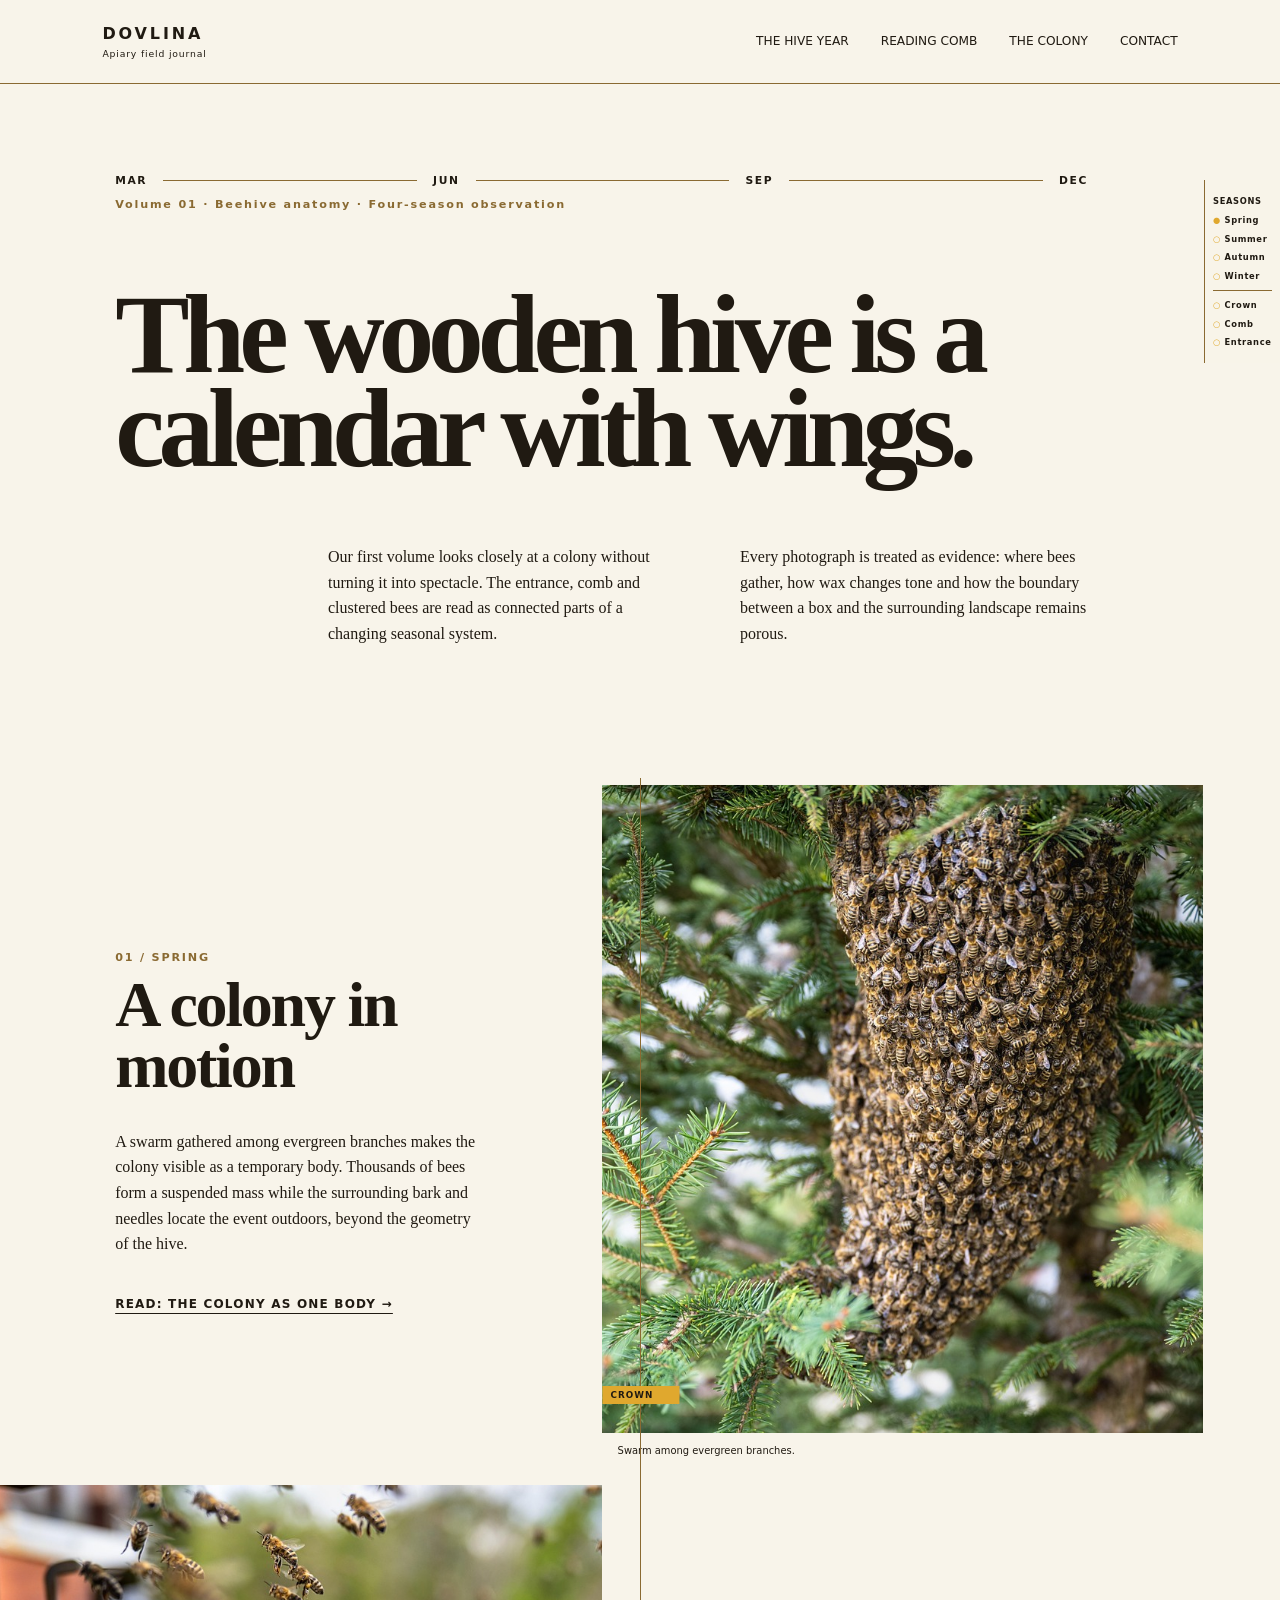
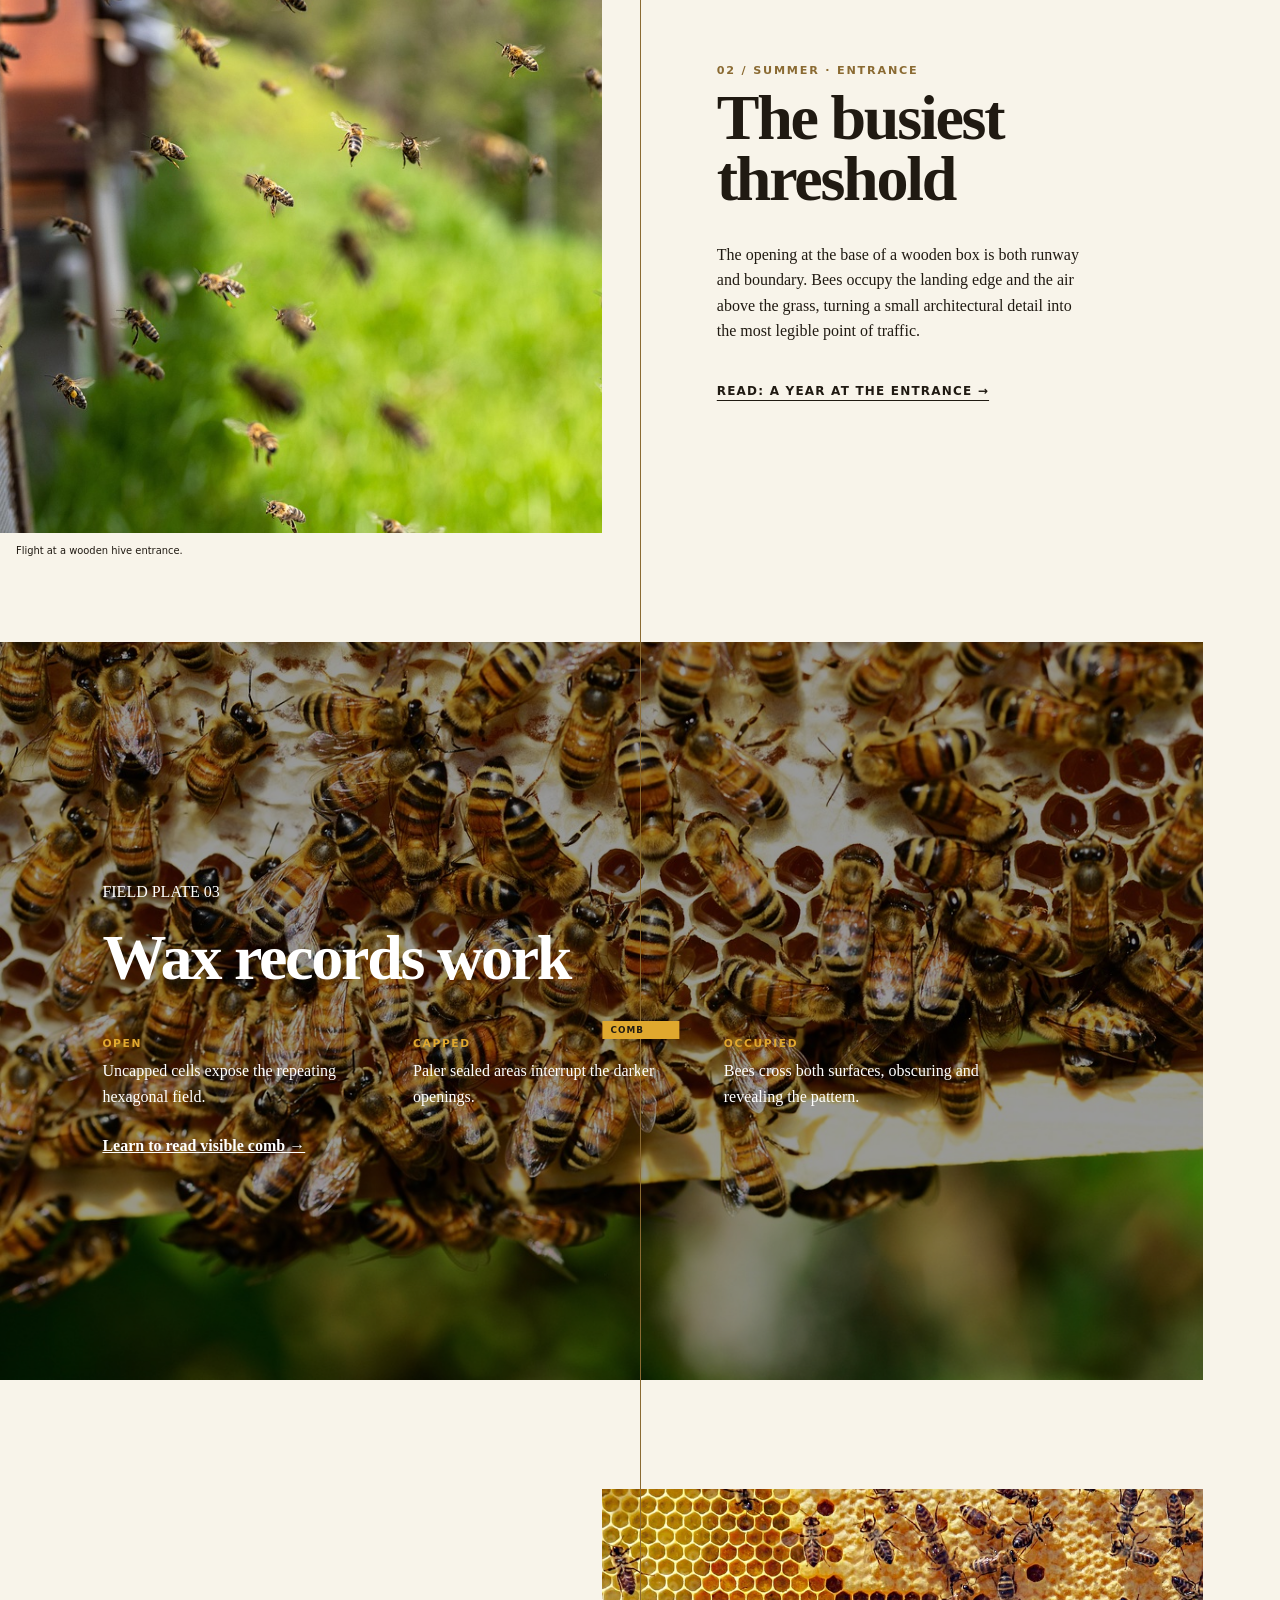
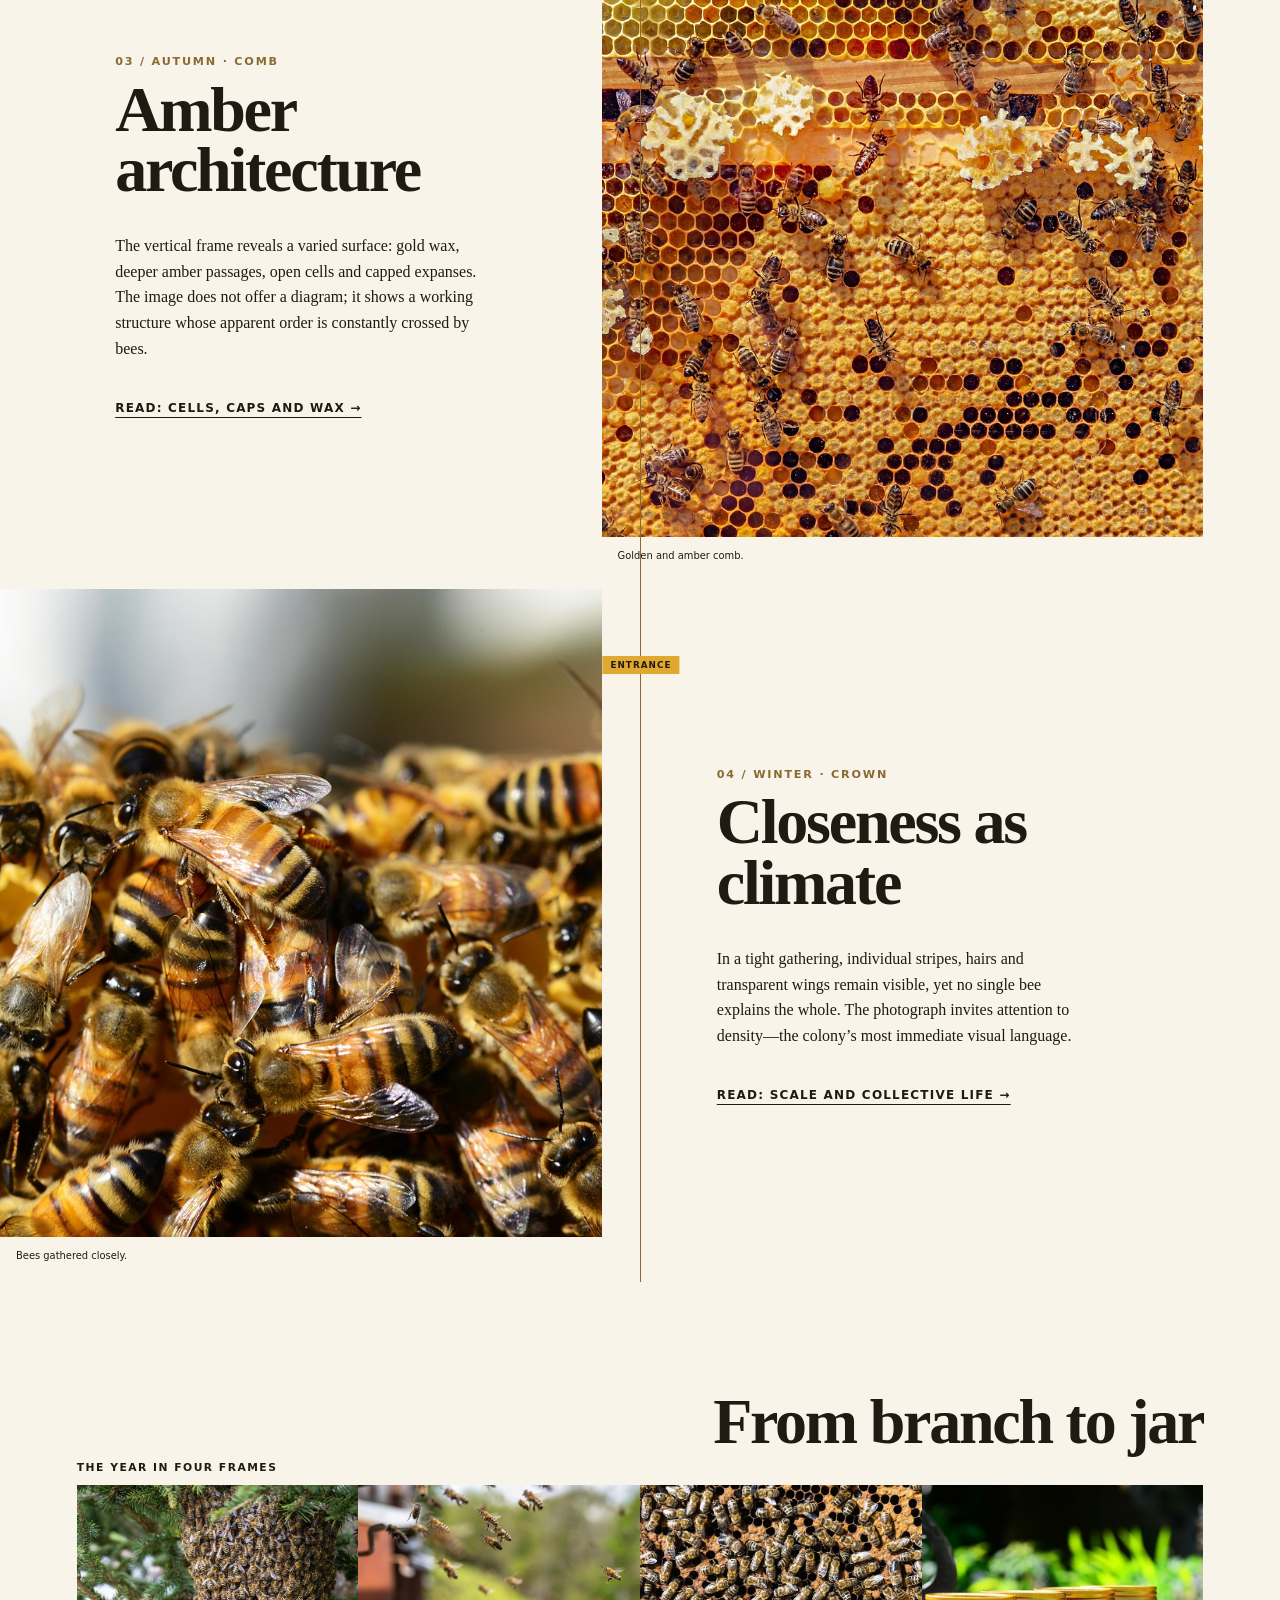
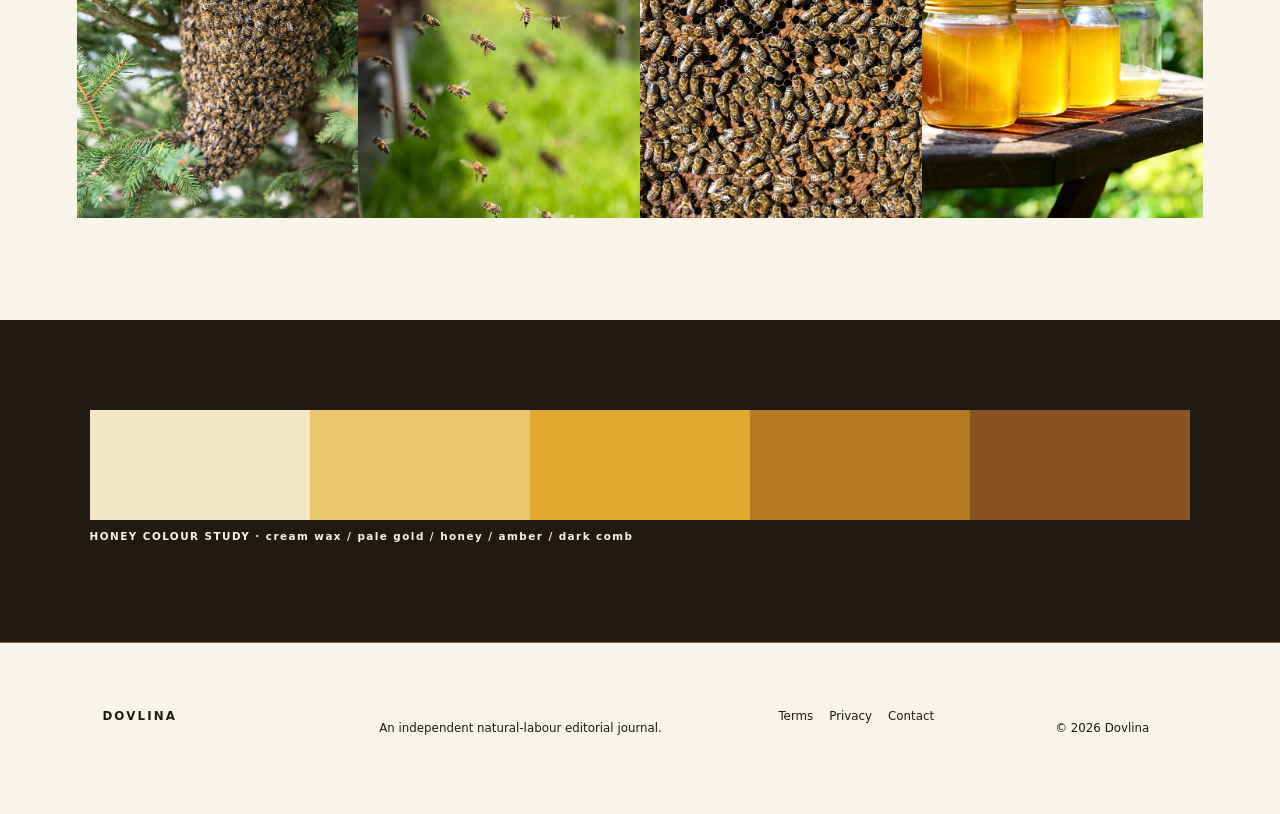
<file: index.html>
<!doctype html><html lang="en"><head><meta charset="utf-8"><meta name="viewport" content="width=device-width,initial-scale=1"><title>Dovlina — A Beehive Through the Seasons</title><meta name="description" content="An independent visual field journal following wooden hives, honeybees, comb and apiary work through four seasons."><link rel="canonical" href="https://dovlina.com/"><link rel="icon" href="favicon.svg" type="image/svg+xml"><link rel="stylesheet" href="style.css"><script src="script.js" defer></script></head><body><a class="skip" href="#main">Skip to journal</a><header class="top"><a class="brand" href="/">DOVLINA <small>Apiary field journal</small></a><button class="menu" type="button" aria-expanded="false" aria-controls="menu">Index</button><nav id="menu" aria-label="Main navigation"><a href="guide-one.html">The Hive Year</a><a href="guide-two.html">Reading Comb</a><a href="guide-three.html">The Colony</a><a href="contact.html">Contact</a></nav></header><div class="mobile-scale" aria-label="Season navigation"><a href="#spring">Spring</a><a href="#summer">Summer</a><a href="#autumn">Autumn</a><a href="#winter">Winter</a><a href="#crown">Crown</a><a href="#comb">Comb</a><a href="#entrance">Entrance</a></div><aside class="rail" aria-label="Chapter track"><span>SEASONS</span><a href="#spring">Spring</a><a href="#summer">Summer</a><a href="#autumn">Autumn</a><a href="#winter">Winter</a><i></i><a href="#crown">Crown</a><a href="#comb">Comb</a><a href="#entrance">Entrance</a></aside><main id="main"><section class="opening"><div class="season-line"><b>MAR</b><span></span><b>JUN</b><span></span><b>SEP</b><span></span><b>DEC</b></div><p class="kicker">Volume 01 · Beehive anatomy · Four-season observation</p><h1>The wooden hive is a calendar with wings.</h1><div class="editor"><p>Our first volume looks closely at a colony without turning it into spectacle. The entrance, comb and clustered bees are read as connected parts of a changing seasonal system.</p><p>Every photograph is treated as evidence: where bees gather, how wax changes tone and how the boundary between a box and the surrounding landscape remains porous.</p></div></section><section class="axis" aria-label="Seasonal hive journal"><div class="spine" aria-hidden="true"><span>CROWN</span><span>COMB</span><span>ENTRANCE</span></div><article class="chapter left" id="spring"><div class="copy"><p class="no">01 / SPRING</p><h2>A colony in motion</h2><p>A swarm gathered among evergreen branches makes the colony visible as a temporary body. Thousands of bees form a suspended mass while the surrounding bark and needles locate the event outdoors, beyond the geometry of the hive.</p><a class="read" href="guide-three.html">Read: the colony as one body →</a></div><figure><img src="pixabay-7996582.jpg" alt="A swarm of honeybees gathered on an evergreen trunk and branches"><figcaption>Swarm among evergreen branches.</figcaption></figure></article><article class="chapter right" id="summer"><figure><img src="pixabay-7996596.jpg" alt="Honeybees flying around the entrance of a wooden hive"><figcaption>Flight at a wooden hive entrance.</figcaption></figure><div class="copy"><p class="no">02 / SUMMER · ENTRANCE</p><h2>The busiest threshold</h2><p id="entrance">The opening at the base of a wooden box is both runway and boundary. Bees occupy the landing edge and the air above the grass, turning a small architectural detail into the most legible point of traffic.</p><a class="read" href="guide-one.html">Read: a year at the entrance →</a></div></article><section class="comb-field" id="comb"><img src="pixabay-401238.jpg" alt="Honeybees across open and capped hexagonal comb"><div class="overlay"><p>FIELD PLATE 03</p><h2>Wax records work</h2><dl><div><dt>OPEN</dt><dd>Uncapped cells expose the repeating hexagonal field.</dd></div><div><dt>CAPPED</dt><dd>Paler sealed areas interrupt the darker openings.</dd></div><div><dt>OCCUPIED</dt><dd>Bees cross both surfaces, obscuring and revealing the pattern.</dd></div></dl><a href="guide-two.html">Learn to read visible comb →</a></div></section><article class="chapter left" id="autumn"><div class="copy"><p class="no">03 / AUTUMN · COMB</p><h2>Amber architecture</h2><p>The vertical frame reveals a varied surface: gold wax, deeper amber passages, open cells and capped expanses. The image does not offer a diagram; it shows a working structure whose apparent order is constantly crossed by bees.</p><a class="read" href="guide-two.html">Read: cells, caps and wax →</a></div><figure><img class="portrait" src="pixabay-4126065.jpg" alt="Bees distributed over golden and amber comb"><figcaption>Golden and amber comb.</figcaption></figure></article><article class="chapter right" id="winter"><figure><img src="pixabay-326334.jpg" alt="Dense group of honeybees showing striped bodies and translucent wings"><figcaption>Bees gathered closely.</figcaption></figure><div class="copy"><p class="no">04 / WINTER · CROWN</p><h2>Closeness as climate</h2><p id="crown">In a tight gathering, individual stripes, hairs and transparent wings remain visible, yet no single bee explains the whole. The photograph invites attention to density—the colony’s most immediate visual language.</p><a class="read" href="guide-three.html">Read: scale and collective life →</a></div></article></section><section class="year-strip"><header><p>THE YEAR IN FOUR FRAMES</p><h2>From branch to jar</h2></header><div><img src="pixabay-7996582.jpg" alt="Spring swarm"><img src="pixabay-7996596.jpg" alt="Summer hive entrance"><img src="pixabay-8072075.jpg" alt="Bees covering autumn comb"><img src="pixabay-352205.jpg" alt="Jars of golden honey outdoors"></div></section><section class="spectrum"><div><span style="--h:#f4e7c5"></span><span style="--h:#e9c66d"></span><span style="--h:#e0a82e"></span><span style="--h:#b67b22"></span><span style="--h:#8a5324"></span></div><p>HONEY COLOUR STUDY · cream wax / pale gold / honey / amber / dark comb</p></section></main><footer><a class="brand" href="/">DOVLINA</a><p>An independent natural-labour editorial journal.</p><nav><a href="terms.html">Terms</a><a href="privacy.html">Privacy</a><a href="contact.html">Contact</a></nav><p>© 2026 Dovlina</p></footer></body></html>
</file>
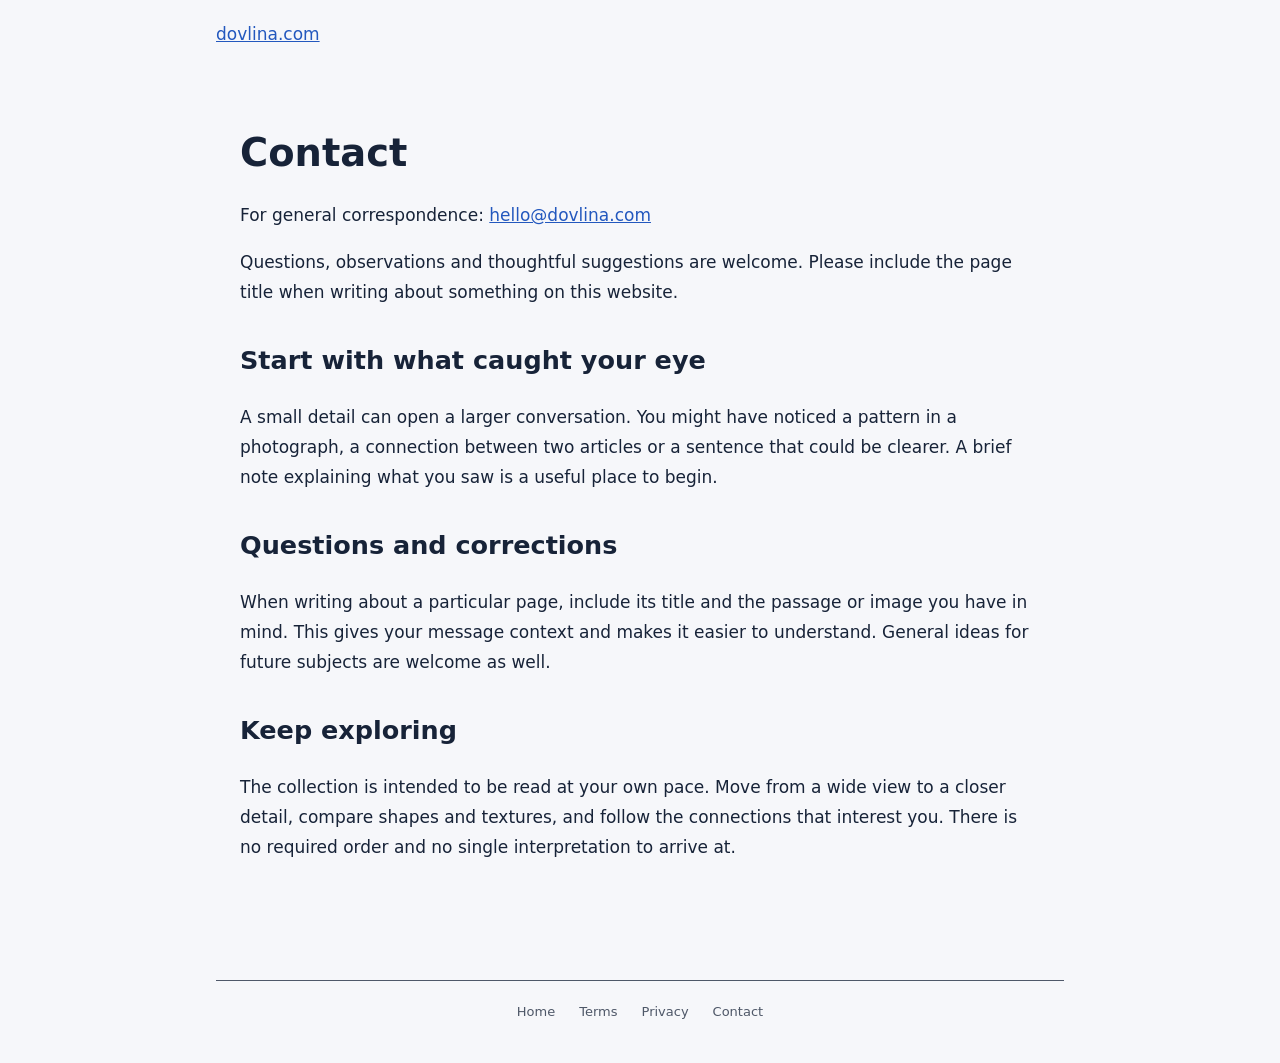
<file: contact.html>
<!doctype html><html lang="en"><head><meta charset="utf-8"><meta name="viewport" content="width=device-width,initial-scale=1"><meta name="description" content="Contact for dovlina.com"><title>Contact | dovlina.com</title><link rel="icon" href="favicon.svg"><style>body{margin:0;background:#f6f7fa;color:#172338;font:17px/1.75 system-ui,sans-serif}main{max-width:800px;margin:auto;padding:36px 24px 56px}h1{font-size:2.4rem;line-height:1.15}h2{margin-top:30px}a{color:#2358be}header,footer{max-width:848px;margin:auto;padding:20px 24px}nav{border-top:1px solid #d7dfeb}p{overflow-wrap:anywhere}</style></head><body><header><a href="/">dovlina.com</a></header><main><h1>Contact</h1><p>For general correspondence: <a href="mailto:hello@dovlina.com">hello@dovlina.com</a></p><p>Questions, observations and thoughtful suggestions are welcome. Please include the page title when writing about something on this website.</p><h2>Start with what caught your eye</h2><p>A small detail can open a larger conversation. You might have noticed a pattern in a photograph, a connection between two articles or a sentence that could be clearer. A brief note explaining what you saw is a useful place to begin.</p><h2>Questions and corrections</h2><p>When writing about a particular page, include its title and the passage or image you have in mind. This gives your message context and makes it easier to understand. General ideas for future subjects are welcome as well.</p><h2>Keep exploring</h2><p>The collection is intended to be read at your own pace. Move from a wide view to a closer detail, compare shapes and textures, and follow the connections that interest you. There is no required order and no single interpretation to arrive at.</p></main><footer><nav aria-label="Site information" style="position:static;display:flex;justify-content:center;flex-wrap:wrap;gap:12px 24px;margin:24px auto 0;padding:20px 0;border-top:1px solid currentColor;font:inherit;font-size:13px;opacity:.75;width:auto;height:auto"><a style="color:inherit;text-decoration:none" href="/">Home</a><a style="color:inherit;text-decoration:none" href="terms.html">Terms</a><a style="color:inherit;text-decoration:none" href="privacy.html">Privacy</a><a style="color:inherit;text-decoration:none" href="contact.html">Contact</a></nav></footer></body></html>
</file>
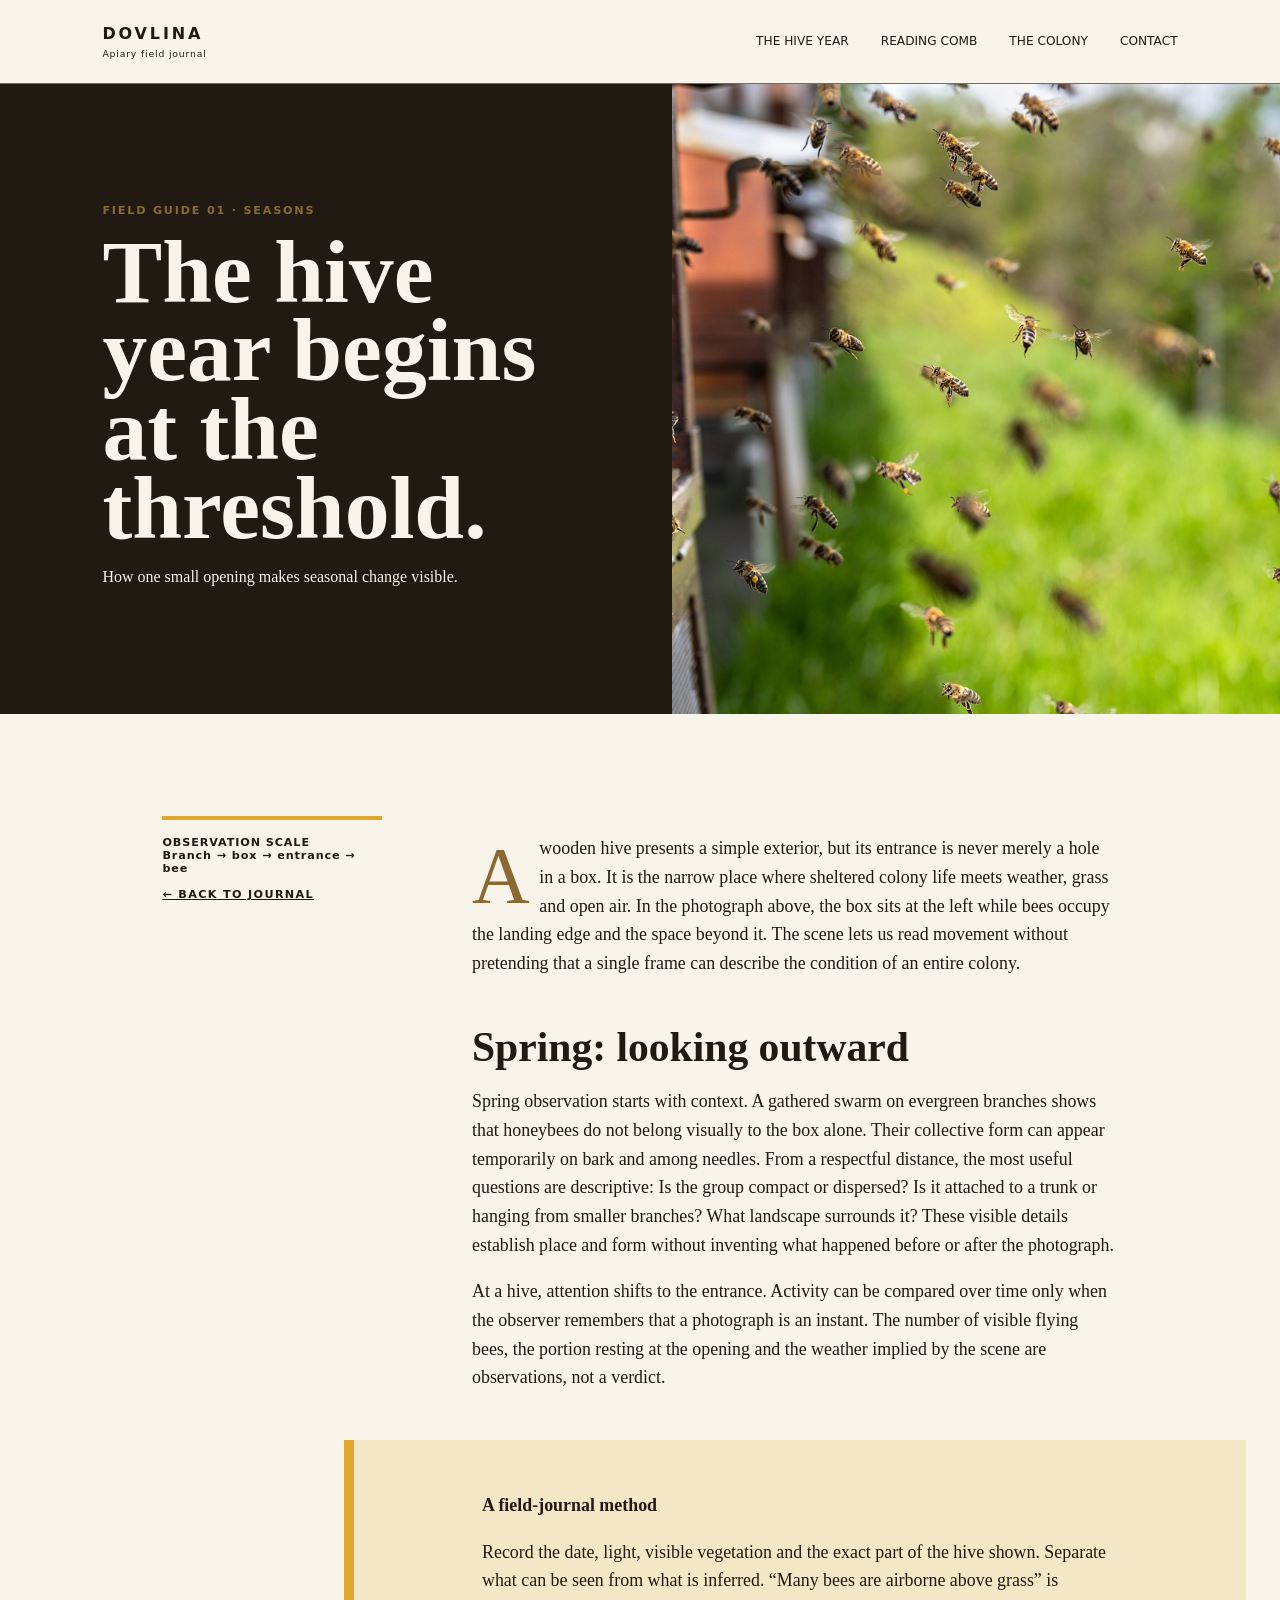
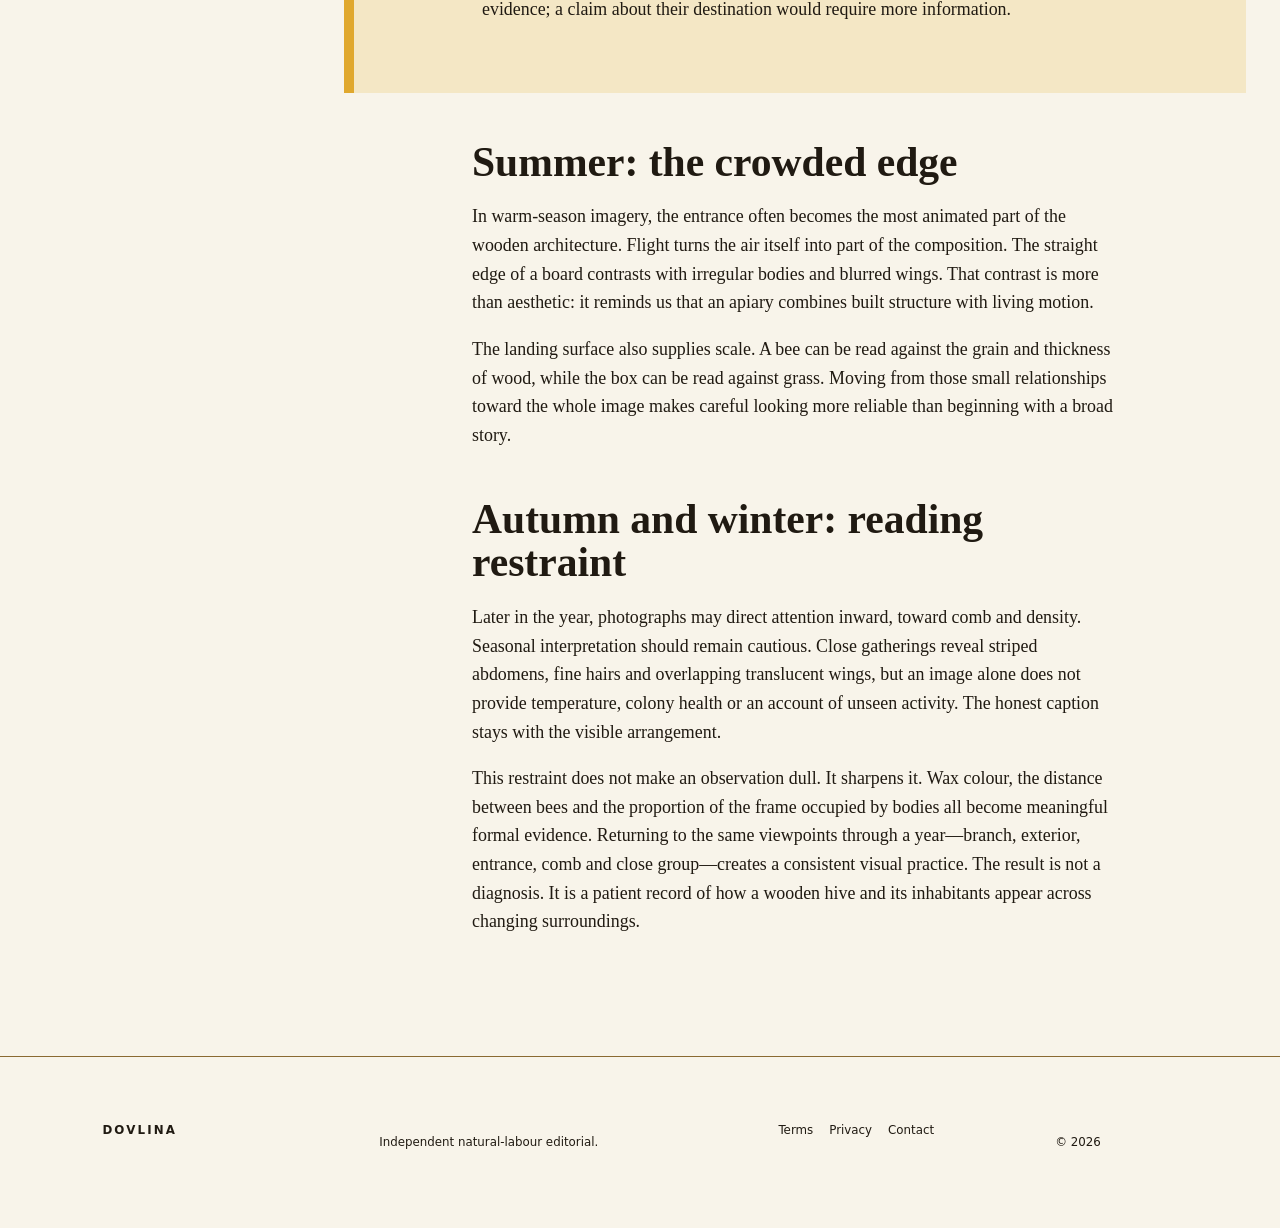
<file: guide-one.html>
<!doctype html><html lang="en"><head><meta charset="utf-8"><meta name="viewport" content="width=device-width,initial-scale=1"><title>The Hive Year — Dovlina</title><meta name="description" content="A visual field guide to reading a wooden hive entrance through spring, summer, autumn and winter."><link rel="canonical" href="https://dovlina.com/guide-one.html"><link rel="icon" href="favicon.svg" type="image/svg+xml"><link rel="stylesheet" href="style.css"><script src="script.js" defer></script></head><body><header class="top"><a class="brand" href="/">DOVLINA <small>Apiary field journal</small></a><button class="menu" type="button" aria-expanded="false" aria-controls="menu">Index</button><nav id="menu"><a href="guide-one.html">The Hive Year</a><a href="guide-two.html">Reading Comb</a><a href="guide-three.html">The Colony</a><a href="contact.html">Contact</a></nav></header><main><section class="article-hero"><div class="hero-copy"><p class="kicker">FIELD GUIDE 01 · SEASONS</p><h1>The hive year begins at the threshold.</h1><p>How one small opening makes seasonal change visible.</p></div><img src="pixabay-7996596.jpg" alt="Bees flying around a wooden hive entrance"></section><div class="article-body"><aside>OBSERVATION SCALE<br>Branch → box → entrance → bee<br><br><a class="back" href="/">← Back to journal</a></aside><article class="prose"><p>A wooden hive presents a simple exterior, but its entrance is never merely a hole in a box. It is the narrow place where sheltered colony life meets weather, grass and open air. In the photograph above, the box sits at the left while bees occupy the landing edge and the space beyond it. The scene lets us read movement without pretending that a single frame can describe the condition of an entire colony.</p><h2>Spring: looking outward</h2><p>Spring observation starts with context. A gathered swarm on evergreen branches shows that honeybees do not belong visually to the box alone. Their collective form can appear temporarily on bark and among needles. From a respectful distance, the most useful questions are descriptive: Is the group compact or dispersed? Is it attached to a trunk or hanging from smaller branches? What landscape surrounds it? These visible details establish place and form without inventing what happened before or after the photograph.</p><p>At a hive, attention shifts to the entrance. Activity can be compared over time only when the observer remembers that a photograph is an instant. The number of visible flying bees, the portion resting at the opening and the weather implied by the scene are observations, not a verdict.</p><div class="inset"><strong>A field-journal method</strong><p>Record the date, light, visible vegetation and the exact part of the hive shown. Separate what can be seen from what is inferred. “Many bees are airborne above grass” is evidence; a claim about their destination would require more information.</p></div><h2>Summer: the crowded edge</h2><p>In warm-season imagery, the entrance often becomes the most animated part of the wooden architecture. Flight turns the air itself into part of the composition. The straight edge of a board contrasts with irregular bodies and blurred wings. That contrast is more than aesthetic: it reminds us that an apiary combines built structure with living motion.</p><p>The landing surface also supplies scale. A bee can be read against the grain and thickness of wood, while the box can be read against grass. Moving from those small relationships toward the whole image makes careful looking more reliable than beginning with a broad story.</p><h2>Autumn and winter: reading restraint</h2><p>Later in the year, photographs may direct attention inward, toward comb and density. Seasonal interpretation should remain cautious. Close gatherings reveal striped abdomens, fine hairs and overlapping translucent wings, but an image alone does not provide temperature, colony health or an account of unseen activity. The honest caption stays with the visible arrangement.</p><p>This restraint does not make an observation dull. It sharpens it. Wax colour, the distance between bees and the proportion of the frame occupied by bodies all become meaningful formal evidence. Returning to the same viewpoints through a year—branch, exterior, entrance, comb and close group—creates a consistent visual practice. The result is not a diagnosis. It is a patient record of how a wooden hive and its inhabitants appear across changing surroundings.</p></article></div></main><footer><a class="brand" href="/">DOVLINA</a><p>Independent natural-labour editorial.</p><nav><a href="terms.html">Terms</a><a href="privacy.html">Privacy</a><a href="contact.html">Contact</a></nav><p>© 2026</p></footer></body></html>
</file>
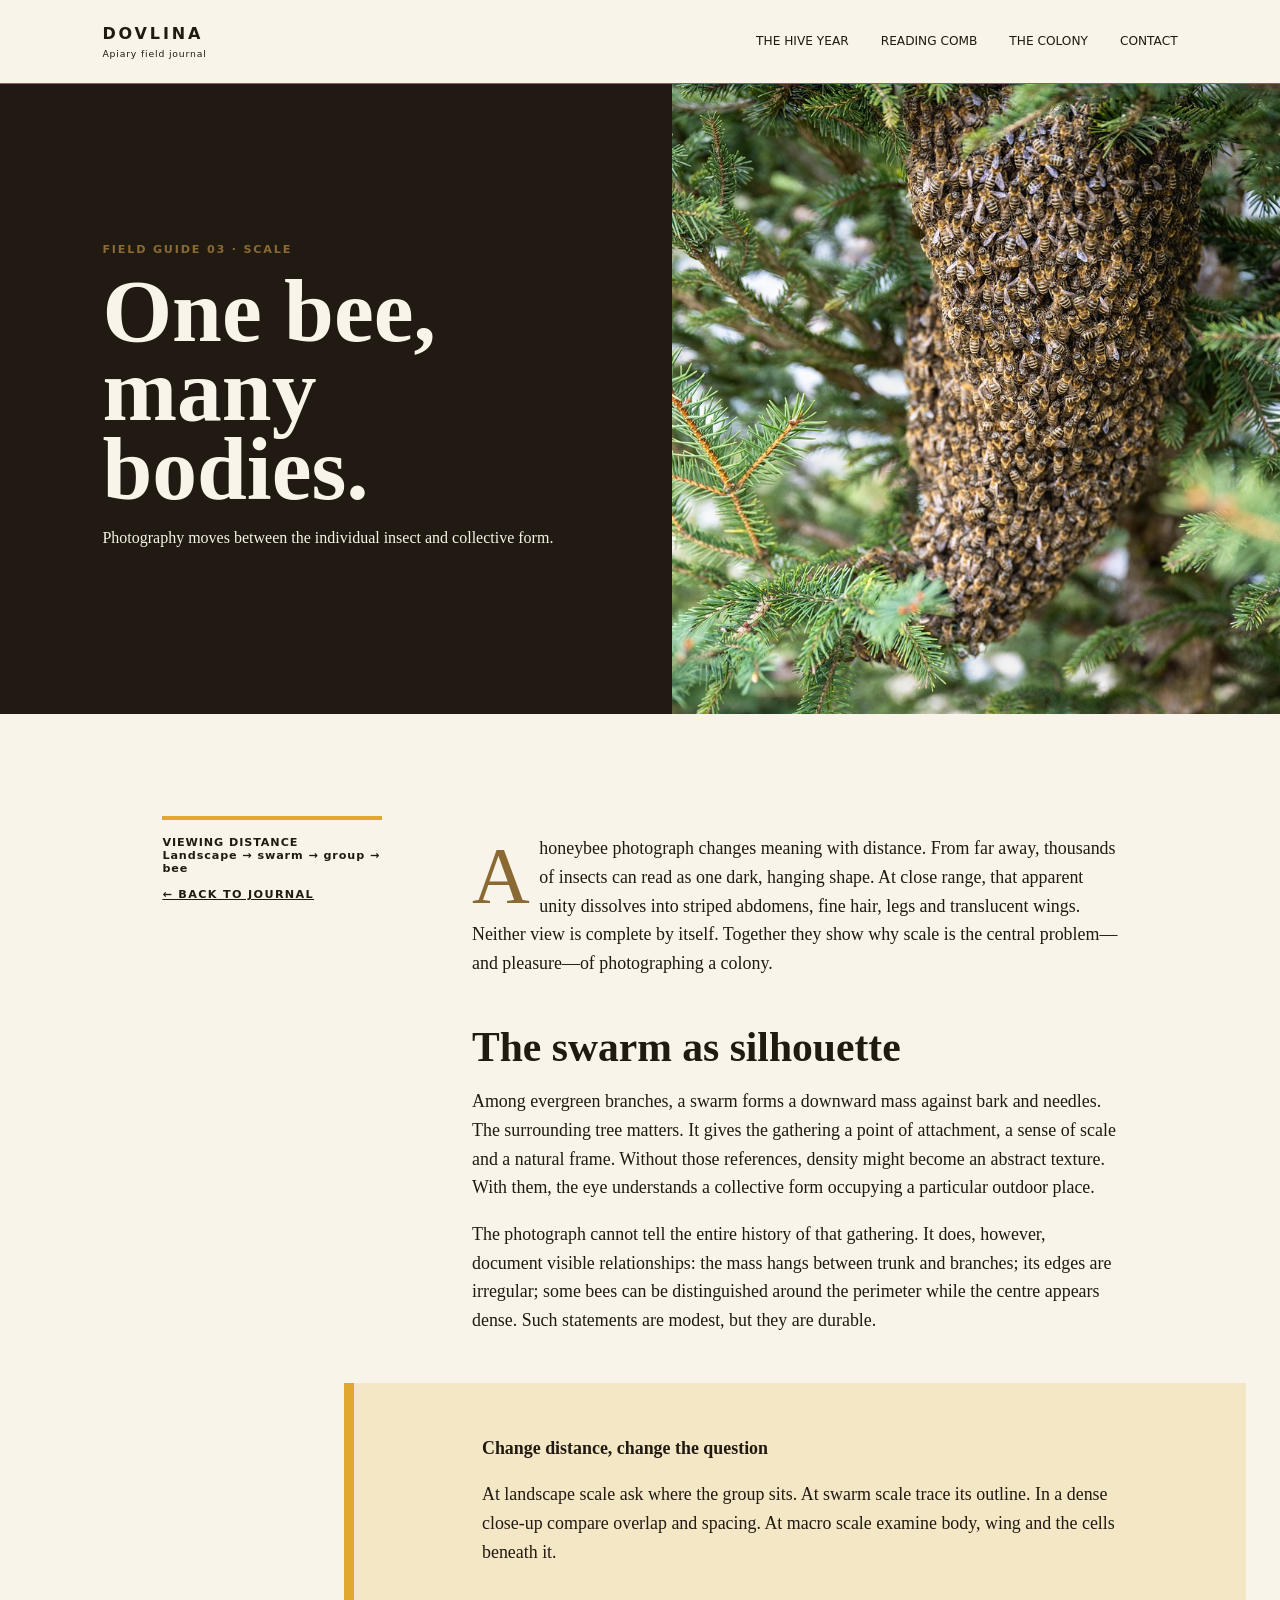
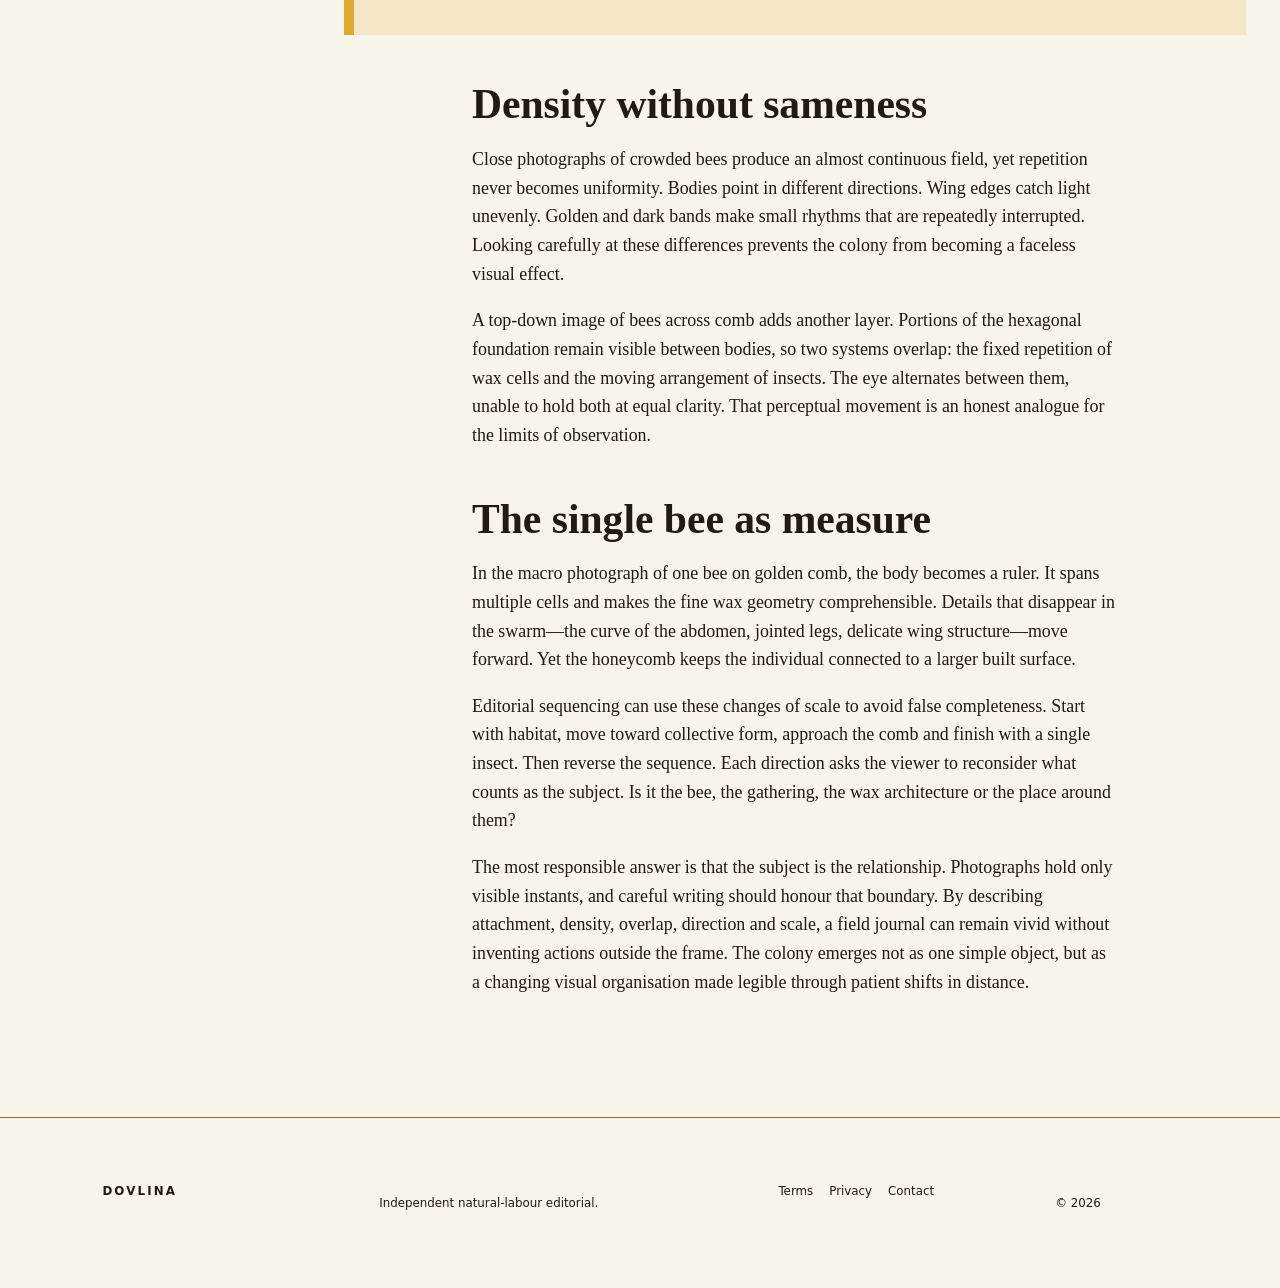
<file: guide-three.html>
<!doctype html><html lang="en"><head><meta charset="utf-8"><meta name="viewport" content="width=device-width,initial-scale=1"><title>The Colony as One Body — Dovlina</title><meta name="description" content="A photographic essay on swarm shape, dense gatherings and the changing scale of honeybee observation."><link rel="canonical" href="https://dovlina.com/guide-three.html"><link rel="icon" href="favicon.svg" type="image/svg+xml"><link rel="stylesheet" href="style.css"><script src="script.js" defer></script></head><body><header class="top"><a class="brand" href="/">DOVLINA <small>Apiary field journal</small></a><button class="menu" type="button" aria-expanded="false" aria-controls="menu">Index</button><nav id="menu"><a href="guide-one.html">The Hive Year</a><a href="guide-two.html">Reading Comb</a><a href="guide-three.html">The Colony</a><a href="contact.html">Contact</a></nav></header><main><section class="article-hero"><div class="hero-copy"><p class="kicker">FIELD GUIDE 03 · SCALE</p><h1>One bee, many bodies.</h1><p>Photography moves between the individual insect and collective form.</p></div><img src="pixabay-7996582.jpg" alt="A large swarm gathered among evergreen branches"></section><div class="article-body"><aside>VIEWING DISTANCE<br>Landscape → swarm → group → bee<br><br><a class="back" href="/">← Back to journal</a></aside><article class="prose"><p>A honeybee photograph changes meaning with distance. From far away, thousands of insects can read as one dark, hanging shape. At close range, that apparent unity dissolves into striped abdomens, fine hair, legs and translucent wings. Neither view is complete by itself. Together they show why scale is the central problem—and pleasure—of photographing a colony.</p><h2>The swarm as silhouette</h2><p>Among evergreen branches, a swarm forms a downward mass against bark and needles. The surrounding tree matters. It gives the gathering a point of attachment, a sense of scale and a natural frame. Without those references, density might become an abstract texture. With them, the eye understands a collective form occupying a particular outdoor place.</p><p>The photograph cannot tell the entire history of that gathering. It does, however, document visible relationships: the mass hangs between trunk and branches; its edges are irregular; some bees can be distinguished around the perimeter while the centre appears dense. Such statements are modest, but they are durable.</p><div class="inset"><strong>Change distance, change the question</strong><p>At landscape scale ask where the group sits. At swarm scale trace its outline. In a dense close-up compare overlap and spacing. At macro scale examine body, wing and the cells beneath it.</p></div><h2>Density without sameness</h2><p>Close photographs of crowded bees produce an almost continuous field, yet repetition never becomes uniformity. Bodies point in different directions. Wing edges catch light unevenly. Golden and dark bands make small rhythms that are repeatedly interrupted. Looking carefully at these differences prevents the colony from becoming a faceless visual effect.</p><p>A top-down image of bees across comb adds another layer. Portions of the hexagonal foundation remain visible between bodies, so two systems overlap: the fixed repetition of wax cells and the moving arrangement of insects. The eye alternates between them, unable to hold both at equal clarity. That perceptual movement is an honest analogue for the limits of observation.</p><h2>The single bee as measure</h2><p>In the macro photograph of one bee on golden comb, the body becomes a ruler. It spans multiple cells and makes the fine wax geometry comprehensible. Details that disappear in the swarm—the curve of the abdomen, jointed legs, delicate wing structure—move forward. Yet the honeycomb keeps the individual connected to a larger built surface.</p><p>Editorial sequencing can use these changes of scale to avoid false completeness. Start with habitat, move toward collective form, approach the comb and finish with a single insect. Then reverse the sequence. Each direction asks the viewer to reconsider what counts as the subject. Is it the bee, the gathering, the wax architecture or the place around them?</p><p>The most responsible answer is that the subject is the relationship. Photographs hold only visible instants, and careful writing should honour that boundary. By describing attachment, density, overlap, direction and scale, a field journal can remain vivid without inventing actions outside the frame. The colony emerges not as one simple object, but as a changing visual organisation made legible through patient shifts in distance.</p></article></div></main><footer><a class="brand" href="/">DOVLINA</a><p>Independent natural-labour editorial.</p><nav><a href="terms.html">Terms</a><a href="privacy.html">Privacy</a><a href="contact.html">Contact</a></nav><p>© 2026</p></footer></body></html>
</file>
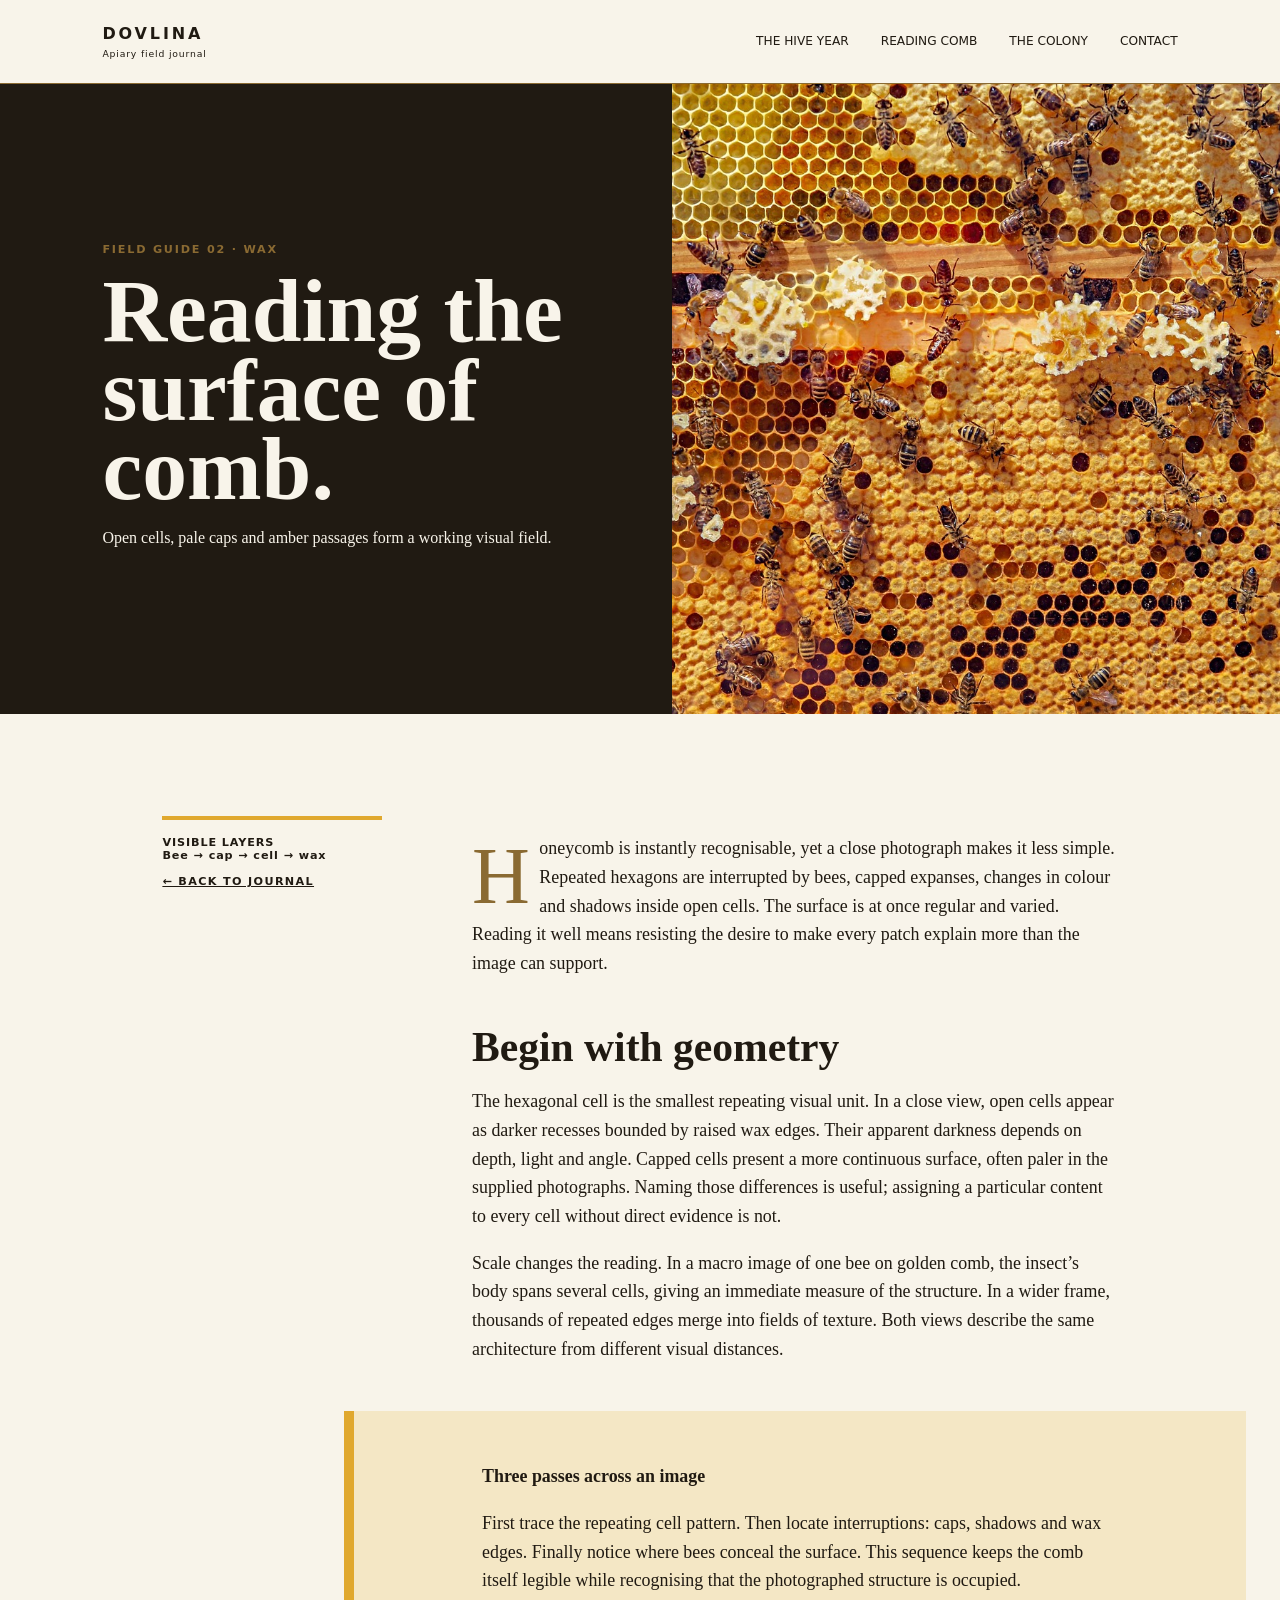
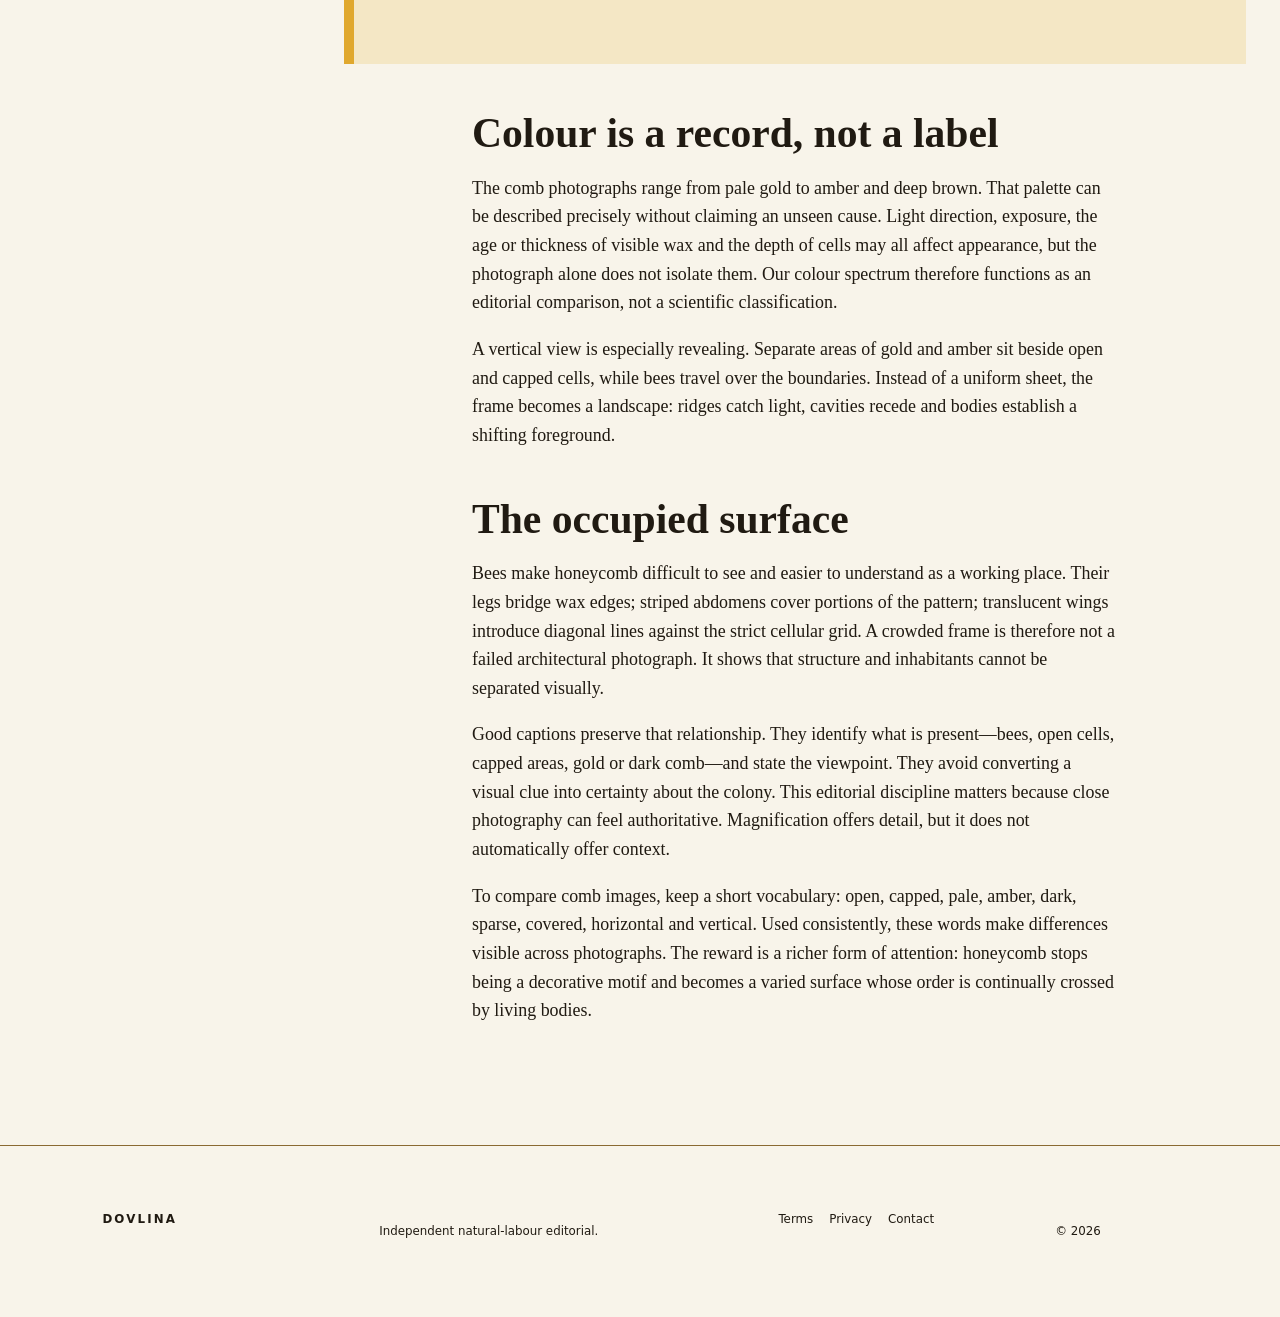
<file: guide-two.html>
<!doctype html><html lang="en"><head><meta charset="utf-8"><meta name="viewport" content="width=device-width,initial-scale=1"><title>Reading Comb — Dovlina</title><meta name="description" content="An editorial visual guide to open cells, capped areas, beeswax colour and the honeycomb surface."><link rel="canonical" href="https://dovlina.com/guide-two.html"><link rel="icon" href="favicon.svg" type="image/svg+xml"><link rel="stylesheet" href="style.css"><script src="script.js" defer></script></head><body><header class="top"><a class="brand" href="/">DOVLINA <small>Apiary field journal</small></a><button class="menu" type="button" aria-expanded="false" aria-controls="menu">Index</button><nav id="menu"><a href="guide-one.html">The Hive Year</a><a href="guide-two.html">Reading Comb</a><a href="guide-three.html">The Colony</a><a href="contact.html">Contact</a></nav></header><main><section class="article-hero"><div class="hero-copy"><p class="kicker">FIELD GUIDE 02 · WAX</p><h1>Reading the surface of comb.</h1><p>Open cells, pale caps and amber passages form a working visual field.</p></div><img src="pixabay-4126065.jpg" alt="Golden and amber honeycomb with bees"></section><div class="article-body"><aside>VISIBLE LAYERS<br>Bee → cap → cell → wax<br><br><a class="back" href="/">← Back to journal</a></aside><article class="prose"><p>Honeycomb is instantly recognisable, yet a close photograph makes it less simple. Repeated hexagons are interrupted by bees, capped expanses, changes in colour and shadows inside open cells. The surface is at once regular and varied. Reading it well means resisting the desire to make every patch explain more than the image can support.</p><h2>Begin with geometry</h2><p>The hexagonal cell is the smallest repeating visual unit. In a close view, open cells appear as darker recesses bounded by raised wax edges. Their apparent darkness depends on depth, light and angle. Capped cells present a more continuous surface, often paler in the supplied photographs. Naming those differences is useful; assigning a particular content to every cell without direct evidence is not.</p><p>Scale changes the reading. In a macro image of one bee on golden comb, the insect’s body spans several cells, giving an immediate measure of the structure. In a wider frame, thousands of repeated edges merge into fields of texture. Both views describe the same architecture from different visual distances.</p><div class="inset"><strong>Three passes across an image</strong><p>First trace the repeating cell pattern. Then locate interruptions: caps, shadows and wax edges. Finally notice where bees conceal the surface. This sequence keeps the comb itself legible while recognising that the photographed structure is occupied.</p></div><h2>Colour is a record, not a label</h2><p>The comb photographs range from pale gold to amber and deep brown. That palette can be described precisely without claiming an unseen cause. Light direction, exposure, the age or thickness of visible wax and the depth of cells may all affect appearance, but the photograph alone does not isolate them. Our colour spectrum therefore functions as an editorial comparison, not a scientific classification.</p><p>A vertical view is especially revealing. Separate areas of gold and amber sit beside open and capped cells, while bees travel over the boundaries. Instead of a uniform sheet, the frame becomes a landscape: ridges catch light, cavities recede and bodies establish a shifting foreground.</p><h2>The occupied surface</h2><p>Bees make honeycomb difficult to see and easier to understand as a working place. Their legs bridge wax edges; striped abdomens cover portions of the pattern; translucent wings introduce diagonal lines against the strict cellular grid. A crowded frame is therefore not a failed architectural photograph. It shows that structure and inhabitants cannot be separated visually.</p><p>Good captions preserve that relationship. They identify what is present—bees, open cells, capped areas, gold or dark comb—and state the viewpoint. They avoid converting a visual clue into certainty about the colony. This editorial discipline matters because close photography can feel authoritative. Magnification offers detail, but it does not automatically offer context.</p><p>To compare comb images, keep a short vocabulary: open, capped, pale, amber, dark, sparse, covered, horizontal and vertical. Used consistently, these words make differences visible across photographs. The reward is a richer form of attention: honeycomb stops being a decorative motif and becomes a varied surface whose order is continually crossed by living bodies.</p></article></div></main><footer><a class="brand" href="/">DOVLINA</a><p>Independent natural-labour editorial.</p><nav><a href="terms.html">Terms</a><a href="privacy.html">Privacy</a><a href="contact.html">Contact</a></nav><p>© 2026</p></footer></body></html>
</file>
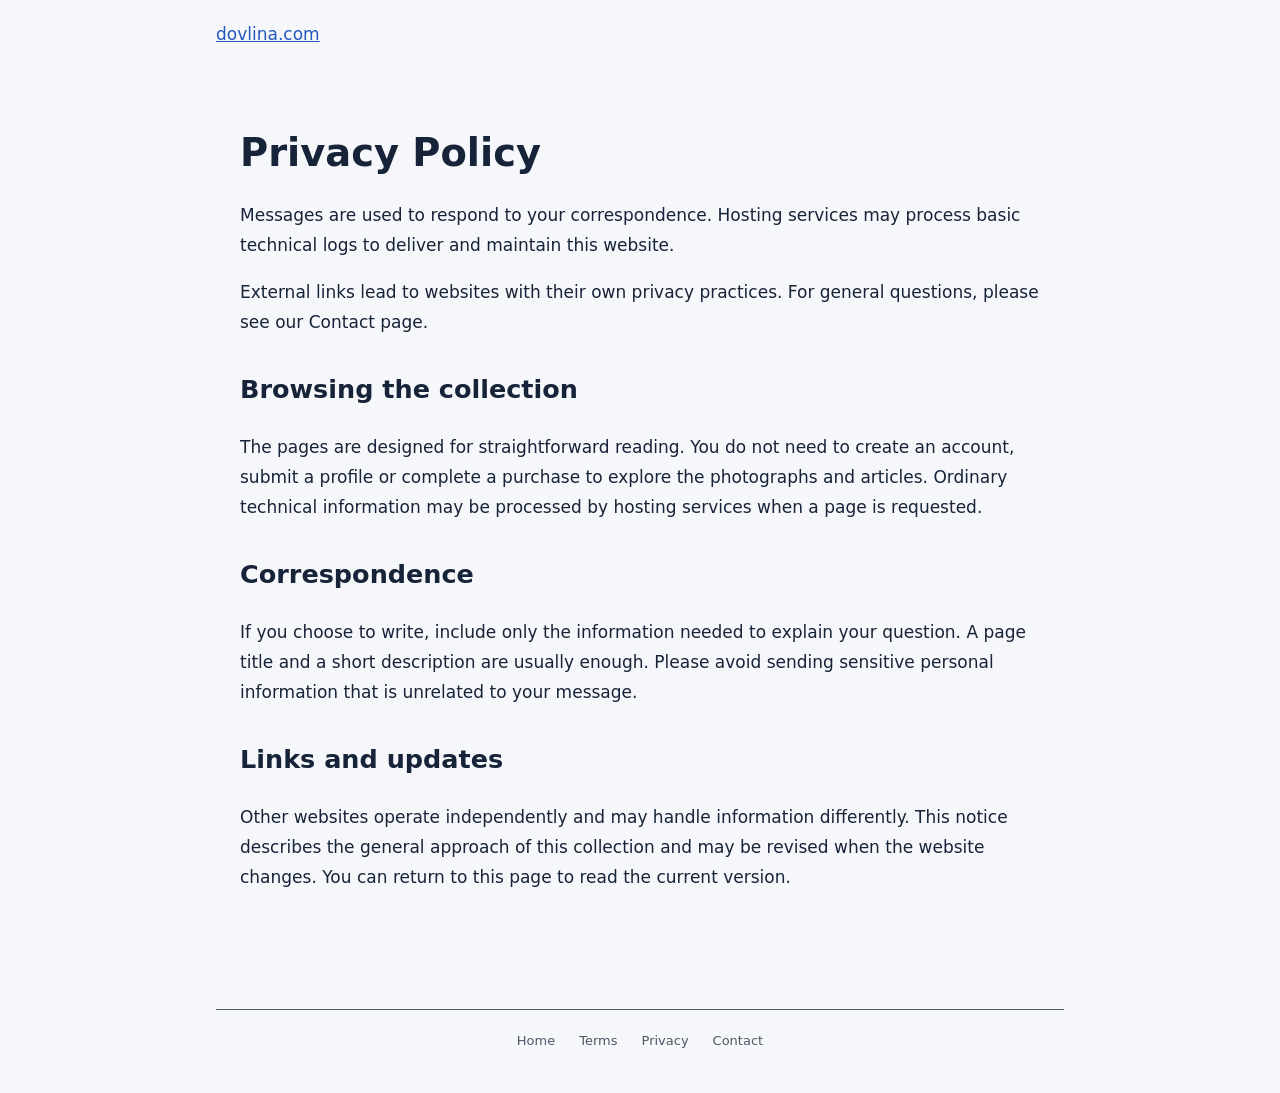
<file: privacy.html>
<!doctype html><html lang="en"><head><meta charset="utf-8"><meta name="viewport" content="width=device-width,initial-scale=1"><meta name="description" content="Privacy Policy for dovlina.com"><title>Privacy Policy | dovlina.com</title><link rel="icon" href="favicon.svg"><style>body{margin:0;background:#f6f7fa;color:#172338;font:17px/1.75 system-ui,sans-serif}main{max-width:800px;margin:auto;padding:36px 24px 56px}h1{font-size:2.4rem;line-height:1.15}h2{margin-top:30px}a{color:#2358be}header,footer{max-width:848px;margin:auto;padding:20px 24px}nav{border-top:1px solid #d7dfeb}p{overflow-wrap:anywhere}</style></head><body><header><a href="/">dovlina.com</a></header><main><h1>Privacy Policy</h1><p>Messages are used to respond to your correspondence. Hosting services may process basic technical logs to deliver and maintain this website.</p><p>External links lead to websites with their own privacy practices. For general questions, please see our Contact page.</p><h2>Browsing the collection</h2><p>The pages are designed for straightforward reading. You do not need to create an account, submit a profile or complete a purchase to explore the photographs and articles. Ordinary technical information may be processed by hosting services when a page is requested.</p><h2>Correspondence</h2><p>If you choose to write, include only the information needed to explain your question. A page title and a short description are usually enough. Please avoid sending sensitive personal information that is unrelated to your message.</p><h2>Links and updates</h2><p>Other websites operate independently and may handle information differently. This notice describes the general approach of this collection and may be revised when the website changes. You can return to this page to read the current version.</p></main><footer><nav aria-label="Site information" style="position:static;display:flex;justify-content:center;flex-wrap:wrap;gap:12px 24px;margin:24px auto 0;padding:20px 0;border-top:1px solid currentColor;font:inherit;font-size:13px;opacity:.75;width:auto;height:auto"><a style="color:inherit;text-decoration:none" href="/">Home</a><a style="color:inherit;text-decoration:none" href="terms.html">Terms</a><a style="color:inherit;text-decoration:none" href="privacy.html">Privacy</a><a style="color:inherit;text-decoration:none" href="contact.html">Contact</a></nav></footer></body></html>
</file>
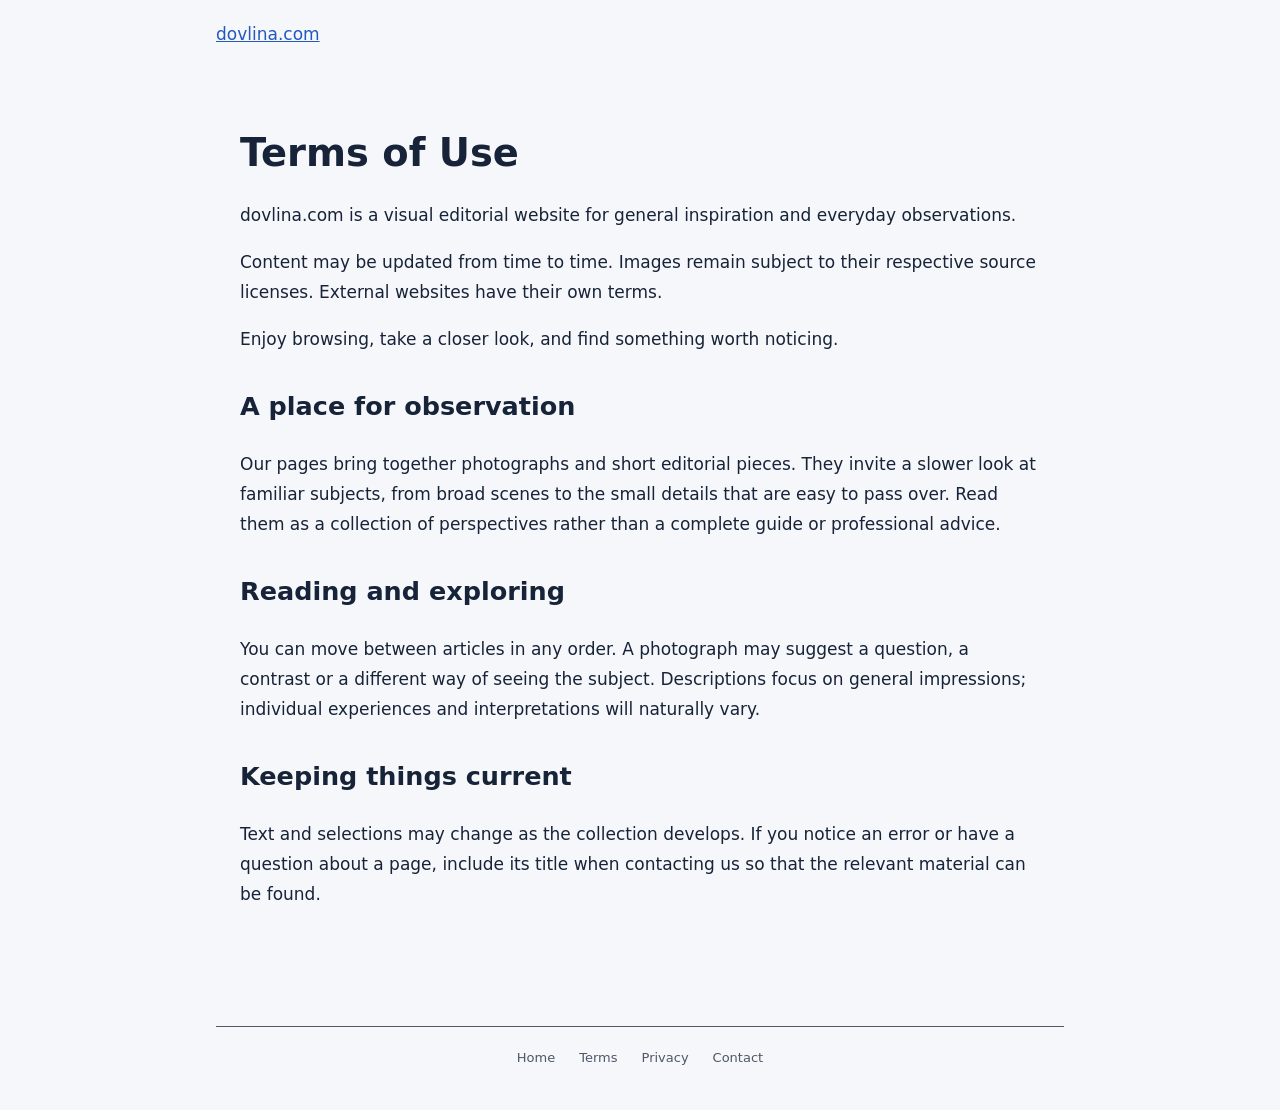
<file: terms.html>
<!doctype html><html lang="en"><head><meta charset="utf-8"><meta name="viewport" content="width=device-width,initial-scale=1"><meta name="description" content="Terms of Use for dovlina.com"><title>Terms of Use | dovlina.com</title><link rel="icon" href="favicon.svg"><style>body{margin:0;background:#f6f7fa;color:#172338;font:17px/1.75 system-ui,sans-serif}main{max-width:800px;margin:auto;padding:36px 24px 56px}h1{font-size:2.4rem;line-height:1.15}h2{margin-top:30px}a{color:#2358be}header,footer{max-width:848px;margin:auto;padding:20px 24px}nav{border-top:1px solid #d7dfeb}p{overflow-wrap:anywhere}</style></head><body><header><a href="/">dovlina.com</a></header><main><h1>Terms of Use</h1><p>dovlina.com is a visual editorial website for general inspiration and everyday observations.</p><p>Content may be updated from time to time. Images remain subject to their respective source licenses. External websites have their own terms.</p><p>Enjoy browsing, take a closer look, and find something worth noticing.</p><h2>A place for observation</h2><p>Our pages bring together photographs and short editorial pieces. They invite a slower look at familiar subjects, from broad scenes to the small details that are easy to pass over. Read them as a collection of perspectives rather than a complete guide or professional advice.</p><h2>Reading and exploring</h2><p>You can move between articles in any order. A photograph may suggest a question, a contrast or a different way of seeing the subject. Descriptions focus on general impressions; individual experiences and interpretations will naturally vary.</p><h2>Keeping things current</h2><p>Text and selections may change as the collection develops. If you notice an error or have a question about a page, include its title when contacting us so that the relevant material can be found.</p></main><footer><nav aria-label="Site information" style="position:static;display:flex;justify-content:center;flex-wrap:wrap;gap:12px 24px;margin:24px auto 0;padding:20px 0;border-top:1px solid currentColor;font:inherit;font-size:13px;opacity:.75;width:auto;height:auto"><a style="color:inherit;text-decoration:none" href="/">Home</a><a style="color:inherit;text-decoration:none" href="terms.html">Terms</a><a style="color:inherit;text-decoration:none" href="privacy.html">Privacy</a><a style="color:inherit;text-decoration:none" href="contact.html">Contact</a></nav></footer></body></html>
</file>
<file: style.css>
*{box-sizing:border-box}html{scroll-behavior:smooth}body{margin:0;background:#f8f4ea;color:#201a12;font-family:ui-serif,Georgia,Cambria,"Times New Roman",serif;line-height:1.6}a{color:inherit}img{display:block;width:100%;object-fit:cover}.skip{position:fixed;left:1rem;top:-4rem;z-index:99;background:#201a12;color:#fff;padding:.7rem}.skip:focus{top:1rem}.top{height:84px;padding:0 8vw;border-bottom:1px solid #8a6a32;display:flex;align-items:center;justify-content:space-between;background:#f8f4ea;position:relative;z-index:20}.brand{text-decoration:none;font-family:ui-sans-serif,system-ui,sans-serif;font-weight:800;letter-spacing:.18em}.brand small{display:block;font-size:.58rem;font-weight:500;letter-spacing:.09em}.top nav{display:flex;gap:2rem;font-family:ui-sans-serif,system-ui,sans-serif;font-size:.76rem;text-transform:uppercase}.top nav a,footer a{text-decoration:none}.menu{display:none;border:1px solid #201a12;background:none;padding:.55rem .8rem}.opening{padding:7vw 15vw 9vw 9vw;min-height:77vh}.season-line{display:flex;align-items:center;gap:1rem;font:600 .67rem ui-sans-serif,system-ui,sans-serif;letter-spacing:.15em}.season-line span{height:1px;background:#8a6a32;flex:1}.kicker,.no{font:700 .7rem ui-sans-serif,system-ui,sans-serif;letter-spacing:.16em;color:#8a6a32}.opening h1{font-size:clamp(3.8rem,8.7vw,9rem);line-height:.85;max-width:1100px;margin:6vw 0 4vw;letter-spacing:-.055em}.editor{display:grid;grid-template-columns:1fr 1fr;gap:5vw;max-width:760px;margin-left:auto}.axis{position:relative;padding-right:6vw}.spine{position:absolute;left:50%;top:0;bottom:0;border-left:1px solid #8a6a32;display:flex;flex-direction:column;justify-content:space-around;z-index:2}.spine span{background:#e0a82e;padding:.25rem .5rem;font:700 .55rem ui-sans-serif,system-ui,sans-serif;letter-spacing:.12em;transform:translateX(-50%)}.chapter{display:grid;grid-template-columns:1fr 1fr;min-height:700px;align-items:center}.chapter figure{margin:0}.chapter img{height:72vh;min-height:560px}.chapter .portrait{object-position:center}.copy{padding:9vw;position:relative;z-index:3}.copy h2,.comb-field h2,.year-strip h2{font-size:clamp(2.4rem,5vw,5.5rem);line-height:.95;margin:.5rem 0 2rem;letter-spacing:-.035em}.copy p:not(.no){max-width:34rem}.read{display:inline-block;margin-top:1.5rem;font:700 .75rem ui-sans-serif,system-ui,sans-serif;text-transform:uppercase;letter-spacing:.1em;text-underline-offset:5px}.comb-field{position:relative;margin:5vw 0 8vw}.comb-field>img{height:82vh;filter:brightness(.6)}.overlay{position:absolute;inset:0;padding:8vw;color:#fff;display:flex;flex-direction:column;justify-content:center}.overlay h2{max-width:650px}.overlay dl{display:grid;grid-template-columns:repeat(3,1fr);max-width:900px;gap:2rem}.overlay dt{font:700 .67rem ui-sans-serif,system-ui,sans-serif;letter-spacing:.15em;color:#e0a82e}.overlay dd{margin:.5rem 0}.overlay>a{font-weight:bold}.credit,.strip-credit,figcaption{font:500 .62rem ui-sans-serif,system-ui,sans-serif;line-height:1.5}.credit{position:absolute;bottom:1rem;right:2rem;color:#fff}.chapter figcaption{padding:.7rem 1rem}.year-strip{padding:8vw 6vw}.year-strip header{display:flex;align-items:end;justify-content:space-between}.year-strip header p{font:700 .67rem ui-sans-serif,system-ui,sans-serif;letter-spacing:.14em}.year-strip>div{display:grid;grid-template-columns:repeat(4,1fr)}.year-strip img{height:26vw;min-height:260px}.strip-credit{text-align:right}.spectrum{background:#201a12;color:#f8f4ea;padding:7vw}.spectrum div{display:flex;height:110px}.spectrum span{flex:1;background:var(--h)}.spectrum p{font:600 .65rem ui-sans-serif,system-ui,sans-serif;letter-spacing:.14em}.rail{position:fixed;right:0;top:20%;z-index:15;width:76px;background:#f8f4eae8;border-left:1px solid #8a6a32;padding:1rem .5rem;display:flex;flex-direction:column;gap:.55rem}.rail a,.rail span{font:600 .52rem ui-sans-serif,system-ui,sans-serif;text-decoration:none;letter-spacing:.08em}.rail a:before{content:'○ ';color:#e0a82e}.rail a.active:before{content:'● '}.rail i{border-top:1px solid #8a6a32}.mobile-scale{display:none}footer{padding:5vw 8vw;border-top:1px solid #8a6a32;display:grid;grid-template-columns:2fr 3fr 2fr 1fr;gap:2rem;align-items:start;font-family:ui-sans-serif,system-ui,sans-serif;font-size:.74rem}footer nav{display:flex;gap:1rem}.article-hero{min-height:70vh;display:grid;grid-template-columns:1.05fr .95fr;background:#201a12;color:#f8f4ea}.article-hero .hero-copy{padding:8vw;align-self:center}.article-hero h1{font-size:clamp(3.2rem,7vw,7.8rem);line-height:.88;margin:1rem 0}.article-hero img{height:70vh}.article-body{max-width:1160px;margin:auto;padding:8vw;display:grid;grid-template-columns:220px 1fr;gap:7vw}.article-body aside{font:600 .7rem ui-sans-serif,system-ui,sans-serif;letter-spacing:.08em;border-top:4px solid #e0a82e;padding-top:1rem}.prose{font-size:1.12rem}.prose h2{font-size:2.6rem;line-height:1.05;margin:3rem 0 1rem}.prose p:first-child:first-letter{font-size:5rem;float:left;line-height:.75;padding:.15em .12em 0 0;color:#8a6a32}.inset{margin:3rem -10vw;background:#f4e7c5;padding:4vw 10vw;border-left:10px solid #e0a82e}.legal-hero{height:46vh;min-height:360px;position:relative;background:#201a12;color:#fff}.legal-hero img{height:100%;opacity:.48}.legal-hero div{position:absolute;inset:0;padding:7vw;display:flex;flex-direction:column;justify-content:end}.legal-hero h1{font-size:clamp(3rem,7vw,7rem);margin:0;line-height:.9}.legal{max-width:860px;margin:auto;padding:7vw}.legal h2{margin-top:3rem}.back{font:700 .7rem ui-sans-serif,system-ui,sans-serif;text-transform:uppercase;letter-spacing:.12em}.search-wrap{margin-top:2rem}.search-wrap input{width:100%;padding:1rem;border:1px solid #8a6a32;background:#fff;font:inherit}.search-result[hidden]{display:none}@media(max-width:760px){.top{padding:0 1rem;height:70px}.menu{display:block}.top nav{display:none;position:absolute;top:70px;left:0;right:0;background:#201a12;color:#fff;padding:1.5rem;flex-direction:column}.top nav.open{display:flex}.mobile-scale{display:flex;position:sticky;top:0;z-index:14;overflow-x:auto;white-space:nowrap;background:#e0a82e;padding:.7rem 1rem;gap:1.4rem;font:700 .65rem ui-sans-serif,system-ui,sans-serif;text-transform:uppercase}.mobile-scale a{text-decoration:none}.rail{display:none}.opening{padding:5rem 1.25rem;min-height:auto}.opening h1{font-size:3.8rem;margin:4rem 0 3rem}.editor{grid-template-columns:1fr}.axis{padding:0}.spine{left:1rem}.spine span{display:none}.chapter{display:flex;flex-direction:column;min-height:0;padding:3rem 0}.chapter.right figure{order:2}.chapter.right .copy{order:1}.chapter img{height:62vh;min-height:420px}.copy{padding:2rem 2rem 2rem 3rem}.comb-field>img{height:720px}.overlay{padding:3rem}.overlay dl{grid-template-columns:1fr;gap:.5rem}.credit{left:3rem;right:1rem}.year-strip{padding:5rem 1rem}.year-strip header{display:block}.year-strip>div{grid-template-columns:1fr 1fr}.year-strip img{height:45vw;min-height:0}.spectrum{padding:4rem 1rem}.spectrum div{height:70px}footer{grid-template-columns:1fr;padding:3rem 1.25rem}.article-hero{grid-template-columns:1fr}.article-hero .hero-copy{padding:4rem 1.5rem}.article-hero img{height:48vh}.article-body{grid-template-columns:1fr;padding:4rem 1.5rem}.inset{margin:3rem -1.5rem;padding:2rem 1.5rem}.legal{padding:4rem 1.5rem}.legal-hero div{padding:2rem 1.5rem}}
</file>
